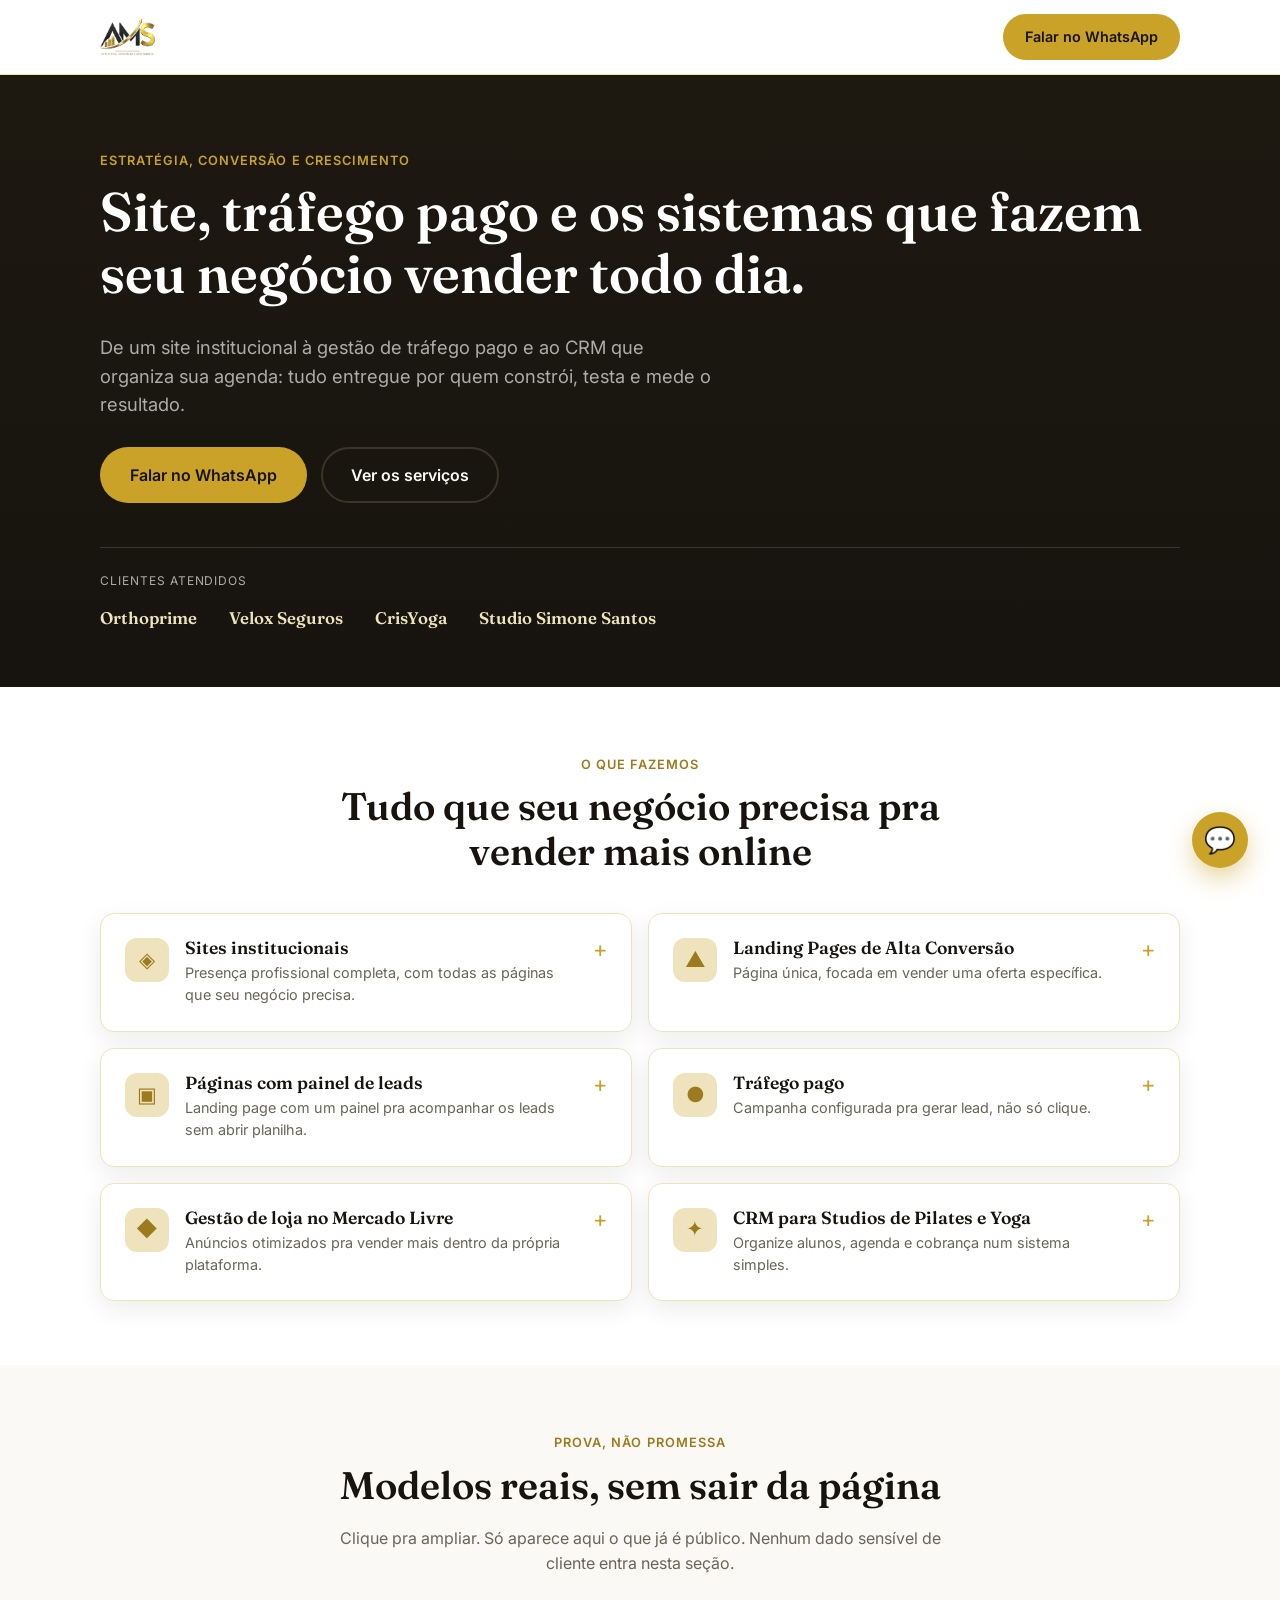
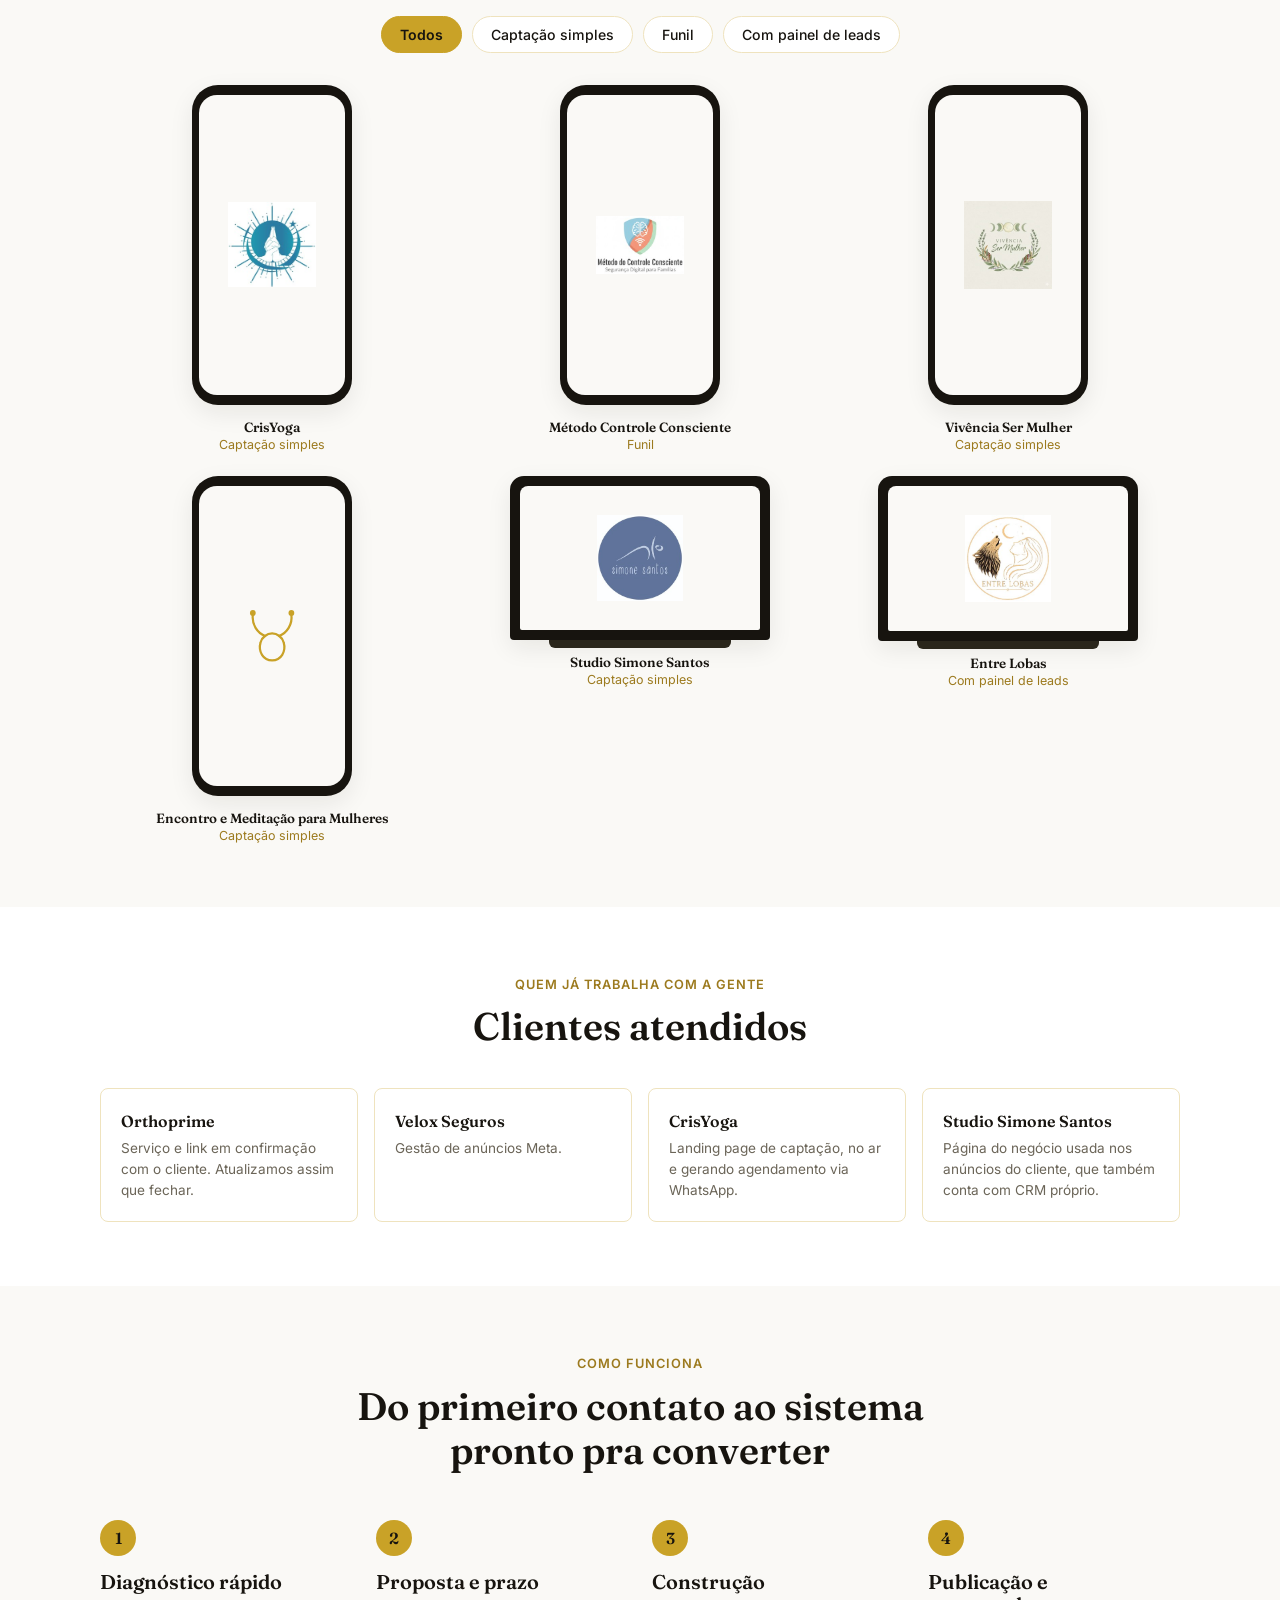
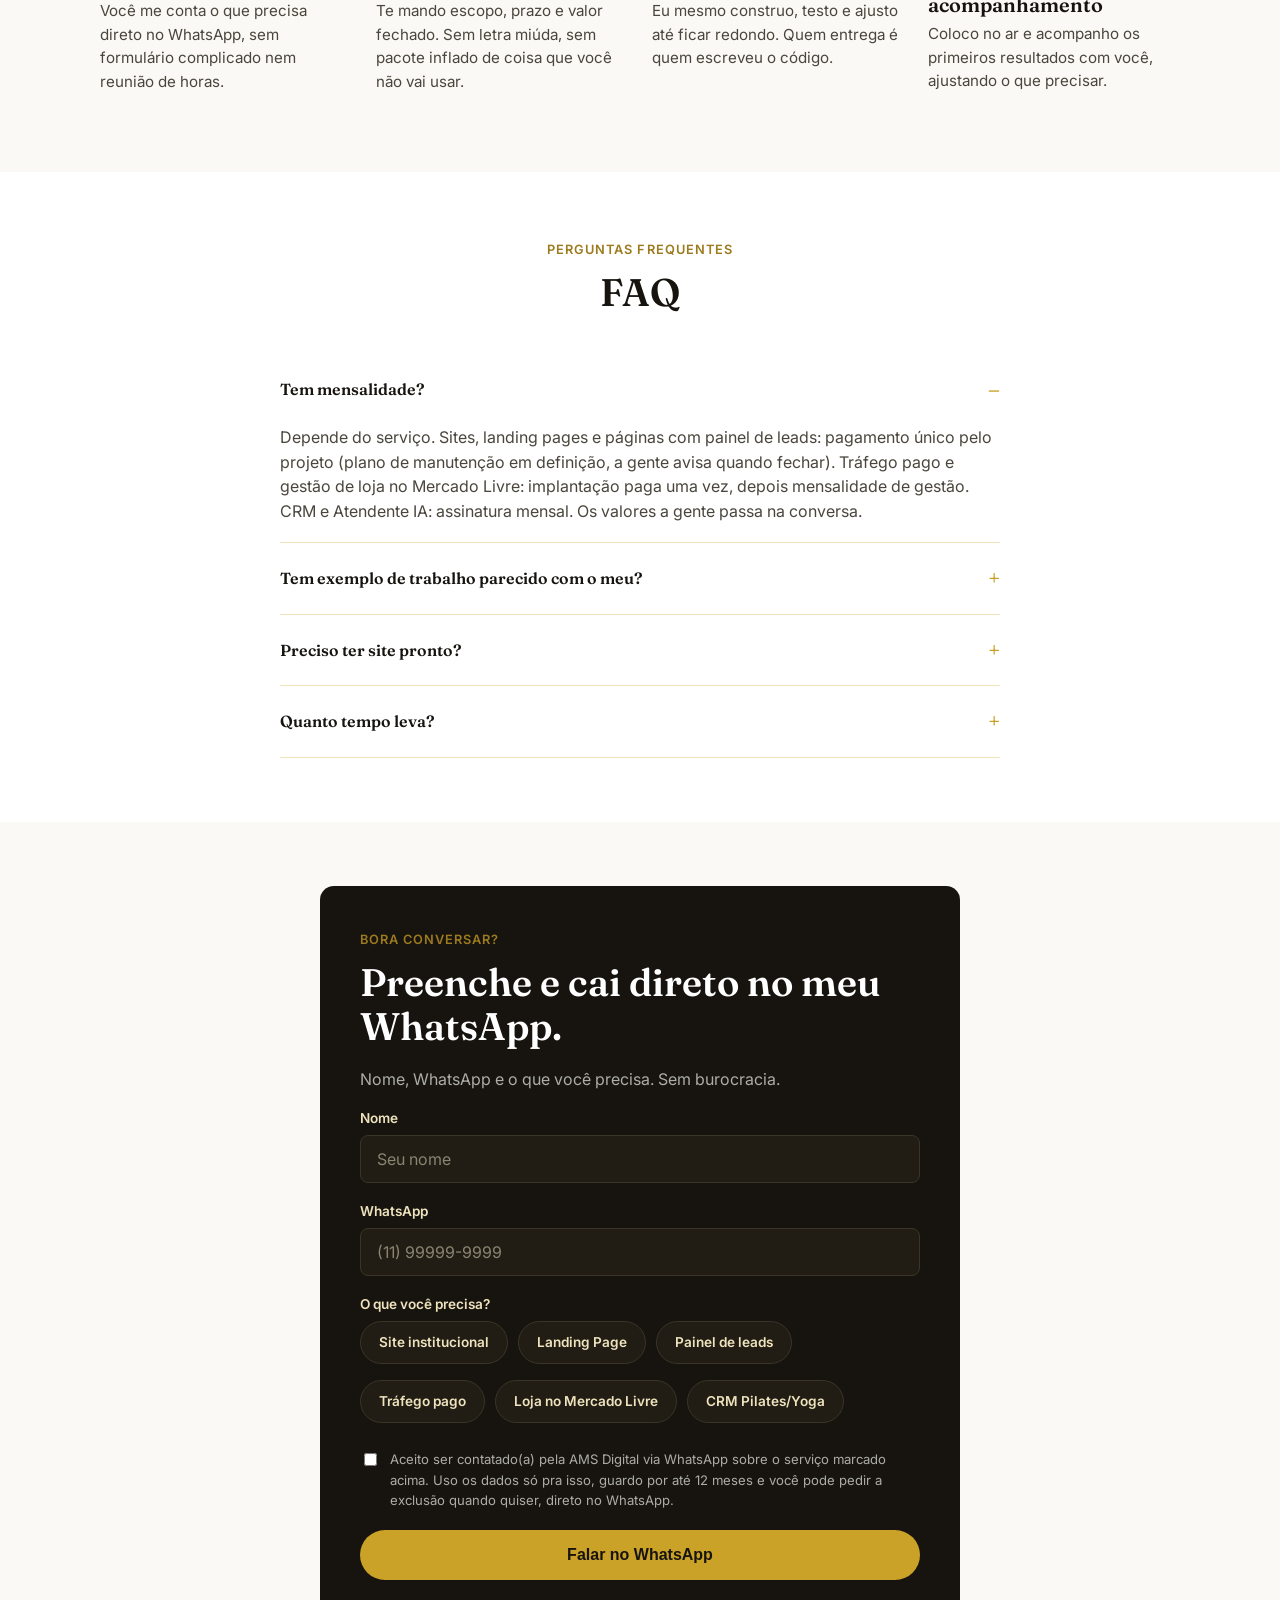
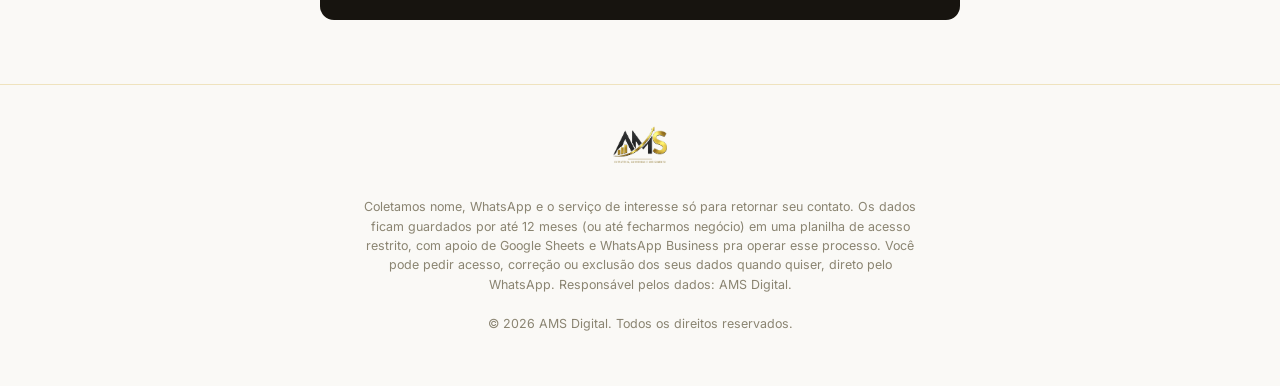
<file: index.html>
<!DOCTYPE html>
<!-- build: refacao-institucional-2026-11-19 -->
<html lang="pt-BR">
<head>
<meta charset="UTF-8">
<meta name="viewport" content="width=device-width, initial-scale=1.0">
<title>AMS Digital — Sites, Tráfego Pago e Sistemas que Vendem por Você</title>
<meta name="description" content="Sites institucionais, landing pages, tráfego pago, gestão de loja no Mercado Livre e CRM para studios. Tudo entregue por quem constrói, testa e mede o resultado.">

<!-- Open Graph — metadata completa (imagem, dados estruturados) fica pendente no item SEO -->
<meta property="og:type" content="website">
<meta property="og:title" content="AMS Digital — Estratégia, conversão e crescimento">
<meta property="og:description" content="Site, tráfego pago e os sistemas que fazem seu negócio vender todo dia. Fale agora no WhatsApp.">
<meta property="og:locale" content="pt_BR">

<link rel="preconnect" href="https://fonts.googleapis.com">
<link rel="preconnect" href="https://fonts.gstatic.com" crossorigin>
<link href="https://fonts.googleapis.com/css2?family=Fraunces:opsz,wght@9..144,500;9..144,600;9..144,700&family=Inter:wght@400;500;600;700&display=swap" rel="stylesheet">

<link rel="stylesheet" href="css/styles.css">

<!-- CONFIGURAÇÃO — editar em js/config.js antes de publicar -->
<script src="js/config.js"></script>
</head>
<body>

<header class="header">
  <div class="container">
    <a href="#hero" class="logo">
      <img src="assets/logo/ams-mkt-digital.png" alt="AMS Digital" class="logo-img">
    </a>
    <a href="#formulario" class="btn btn-primary" data-cta="nav">Falar no WhatsApp</a>
  </div>
</header>

<section class="hero" id="hero">
  <div class="container">
    <span class="eyebrow">Estratégia, conversão e crescimento</span>
    <h1>Site, tráfego pago e os sistemas que fazem seu negócio vender todo dia.</h1>
    <p class="lead">De um site institucional à gestão de tráfego pago e ao CRM que organiza sua agenda: tudo entregue por quem constrói, testa e mede o resultado.</p>
    <div class="hero-ctas">
      <a href="#formulario" class="btn btn-primary" data-cta="hero-principal">Falar no WhatsApp</a>
      <a href="#servicos" class="btn btn-ghost btn-ghost--dark">Ver os serviços</a>
    </div>
    <div class="clients-strip">
      <span class="clients-strip__label">Clientes atendidos</span>
      <div class="clients-strip__row">
        <!-- Orthoprime e Velox Seguros: sem arquivo de logo ainda, usando wordmark até a Lori receber o material -->
        <span class="clients-strip__item">Orthoprime</span>
        <span class="clients-strip__item">Velox Seguros</span>
        <span class="clients-strip__item">CrisYoga</span>
        <span class="clients-strip__item">Studio Simone Santos</span>
      </div>
    </div>
  </div>
</section>

<section class="section" id="servicos">
  <div class="container">
    <div class="center max-w-prose section-intro">
      <span class="eyebrow">O que fazemos</span>
      <h2>Tudo que seu negócio precisa pra vender mais online</h2>
    </div>

    <div class="services-grid">
      <details class="service-card">
        <summary class="service-card__summary" data-cta="servico-card-click" data-servico-nome="Sites institucionais">
          <div class="service-card__icon">◈</div>
          <div class="service-card__head">
            <h3>Sites institucionais</h3>
            <p class="service-card__teaser">Presença profissional completa, com todas as páginas que seu negócio precisa.</p>
          </div>
          <span class="service-card__chevron" aria-hidden="true">+</span>
        </summary>
        <div class="service-card__panel">
          <dl class="service-card__facts">
            <div><dt>O que entrega</dt><dd>Site com todas as páginas do seu negócio (sobre, serviços, contato), hospedagem rápida e formulário direto pro WhatsApp.</dd></div>
            <div><dt>Pra quem serve</dt><dd>Clínicas, escritórios e prestadores de serviço que precisam de presença séria online, não só uma página única.</dd></div>
            <div><dt>Prazo médio</dt><dd>10 a 15 dias úteis, depois que o conteúdo e as fotos estiverem prontos.</dd></div>
          </dl>
          <a href="#formulario" class="btn btn-primary" data-cta="servico-cta" data-servico="Site institucional">Quero meu site institucional</a>
        </div>
      </details>

      <details class="service-card">
        <summary class="service-card__summary" data-cta="servico-card-click" data-servico-nome="Landing Pages de Alta Conversão">
          <div class="service-card__icon">▲</div>
          <div class="service-card__head">
            <h3>Landing Pages de Alta Conversão</h3>
            <p class="service-card__teaser">Página única, focada em vender uma oferta específica.</p>
          </div>
          <span class="service-card__chevron" aria-hidden="true">+</span>
        </summary>
        <div class="service-card__panel">
          <dl class="service-card__facts">
            <div><dt>O que entrega</dt><dd>Página pensada em CRO, com formulário direto pro WhatsApp e rastreamento de origem de cada lead. Pronta pra receber tráfego orgânico (SEO) e tráfego pago (Google, Meta, TikTok) desde o primeiro dia.</dd></div>
            <div><dt>Pra quem serve</dt><dd>Quem já tem uma oferta definida e precisa de uma página rápida pra rodar campanha ou divulgar um lançamento.</dd></div>
            <div><dt>Prazo médio</dt><dd>5 a 7 dias úteis.</dd></div>
          </dl>
          <a href="#formulario" class="btn btn-primary" data-cta="servico-cta" data-servico="Landing Page de Alta Conversão">Quero minha landing page</a>
        </div>
      </details>

      <details class="service-card">
        <summary class="service-card__summary" data-cta="servico-card-click" data-servico-nome="Páginas com painel de leads">
          <div class="service-card__icon">▣</div>
          <div class="service-card__head">
            <h3>Páginas com painel de leads</h3>
            <p class="service-card__teaser">Landing page com um painel pra acompanhar os leads sem abrir planilha.</p>
          </div>
          <span class="service-card__chevron" aria-hidden="true">+</span>
        </summary>
        <div class="service-card__panel">
          <dl class="service-card__facts">
            <div><dt>O que entrega</dt><dd>Landing page normal, mais um painel simples e de acesso restrito, onde você vê cada lead que caiu no formulário, com origem e campanha.</dd></div>
            <div><dt>Pra quem serve</dt><dd>Quem já roda tráfego pago e quer ver os leads chegando sem depender de outra ferramenta.</dd></div>
            <div><dt>Prazo médio</dt><dd>10 dias úteis.</dd></div>
          </dl>
          <a href="#formulario" class="btn btn-primary" data-cta="servico-cta" data-servico="Página com painel de leads">Quero painel de leads</a>
        </div>
      </details>

      <details class="service-card">
        <summary class="service-card__summary" data-cta="servico-card-click" data-servico-nome="Tráfego pago">
          <div class="service-card__icon">●</div>
          <div class="service-card__head">
            <h3>Tráfego pago</h3>
            <p class="service-card__teaser">Campanha configurada pra gerar lead, não só clique.</p>
          </div>
          <span class="service-card__chevron" aria-hidden="true">+</span>
        </summary>
        <div class="service-card__panel">
          <dl class="service-card__facts">
            <div><dt>O que entrega</dt><dd>Configuração e gestão de Meta Ads e Google Ads: pixel e conversões instalados certo, segmentação alinhada com a sua página, acompanhamento semanal de verba.</dd></div>
            <div><dt>Pra quem serve</dt><dd>Quem já tem uma página (nossa ou própria) e quer resultado de verdade, sem contrato de fidelidade nem relatório genérico.</dd></div>
            <div><dt>Prazo médio</dt><dd>Implantação em até 5 dias úteis, depois gestão contínua.</dd></div>
          </dl>
          <a href="#formulario" class="btn btn-primary" data-cta="servico-cta" data-servico="Tráfego pago">Quero rodar tráfego pago</a>
        </div>
      </details>

      <details class="service-card">
        <summary class="service-card__summary" data-cta="servico-card-click" data-servico-nome="Gestão de loja no Mercado Livre">
          <div class="service-card__icon">◆</div>
          <div class="service-card__head">
            <h3>Gestão de loja no Mercado Livre</h3>
            <p class="service-card__teaser">Anúncios otimizados pra vender mais dentro da própria plataforma.</p>
          </div>
          <span class="service-card__chevron" aria-hidden="true">+</span>
        </summary>
        <div class="service-card__panel">
          <dl class="service-card__facts">
            <div><dt>O que entrega</dt><dd>Título, descrição, imagens e Product Ads ajustados em cada anúncio, com acompanhamento de métricas como ACOS e taxa de conversão.</dd></div>
            <div><dt>Pra quem serve</dt><dd>Quem já vende no Mercado Livre e quer melhorar a posição e a conversão dos anúncios sem aprender a plataforma sozinho.</dd></div>
            <div><dt>Prazo médio</dt><dd>Diagnóstico em até 5 dias úteis, depois gestão contínua.</dd></div>
          </dl>
          <a href="#formulario" class="btn btn-primary" data-cta="servico-cta" data-servico="Gestão de loja no Mercado Livre">Quero organizar minha loja</a>
        </div>
      </details>

      <details class="service-card">
        <summary class="service-card__summary" data-cta="servico-card-click" data-servico-nome="CRM para Studios de Pilates e Yoga">
          <div class="service-card__icon">✦</div>
          <div class="service-card__head">
            <h3>CRM para Studios de Pilates e Yoga</h3>
            <p class="service-card__teaser">Organize alunos, agenda e cobrança num sistema simples.</p>
          </div>
          <span class="service-card__chevron" aria-hidden="true">+</span>
        </summary>
        <div class="service-card__panel">
          <dl class="service-card__facts">
            <div><dt>O que entrega</dt><dd>Sistema de gestão de alunos, chamada, agenda e cobrança, feito pra studio pequeno, sem a complexidade nem o preço de um sistema enterprise.</dd></div>
            <div><dt>Pra quem serve</dt><dd>Studios de Pilates e Yoga que ainda organizam tudo em planilha ou papel.</dd></div>
            <div><dt>Prazo médio</dt><dd>Depende de quantos dados você já tem organizados. A gente vê isso numa conversa.</dd></div>
          </dl>
          <a href="crm-studios/" class="btn btn-primary" data-cta="crm-saiba-mais">Saiba mais</a>
        </div>
      </details>
    </div>
  </div>
</section>

<section class="section section--off" id="modelos">
  <div class="container">
    <div class="center max-w-prose section-intro">
      <span class="eyebrow">Prova, não promessa</span>
      <h2>Modelos reais, sem sair da página</h2>
      <p class="section-note">Clique pra ampliar. Só aparece aqui o que já é público. Nenhum dado sensível de cliente entra nesta seção.</p>
    </div>

    <div class="gallery-filters" id="gallery-filters" role="group" aria-label="Filtrar modelos">
      <button type="button" class="filter-pill is-active" data-filter="todos">Todos</button>
      <button type="button" class="filter-pill" data-filter="captacao">Captação simples</button>
      <button type="button" class="filter-pill" data-filter="funil">Funil</button>
      <button type="button" class="filter-pill" data-filter="painel">Com painel de leads</button>
    </div>

    <div class="gallery-grid" id="gallery-grid">
      <button type="button" class="model-card" data-category="captacao" data-cta="modelo-ampliar" data-modelo="CrisYoga">
        <div class="device-frame device-frame--phone">
          <!-- TODO: trocar pelo screenshot real da página quando disponível -->
          <div class="device-frame__placeholder">
            <img src="assets/clients/crisyoga.jpg" alt="" loading="lazy">
          </div>
        </div>
        <span class="model-card__name">CrisYoga</span>
        <span class="model-card__tag">Captação simples</span>
      </button>

      <button type="button" class="model-card" data-category="funil" data-cta="modelo-ampliar" data-modelo="Método Controle Consciente">
        <div class="device-frame device-frame--phone">
          <div class="device-frame__placeholder">
            <img src="assets/clients/metodo-consciente.jpg" alt="" loading="lazy">
          </div>
        </div>
        <span class="model-card__name">Método Controle Consciente</span>
        <span class="model-card__tag">Funil</span>
      </button>

      <button type="button" class="model-card" data-category="captacao" data-cta="modelo-ampliar" data-modelo="Vivência Ser Mulher">
        <div class="device-frame device-frame--phone">
          <div class="device-frame__placeholder">
            <img src="assets/clients/ser-mulher.jpg" alt="" loading="lazy">
          </div>
        </div>
        <span class="model-card__name">Vivência Ser Mulher</span>
        <span class="model-card__tag">Captação simples</span>
      </button>

      <button type="button" class="model-card" data-category="captacao" data-cta="modelo-ampliar" data-modelo="Encontro e Meditação para Mulheres">
        <div class="device-frame device-frame--phone">
          <div class="device-frame__placeholder device-frame__placeholder--icon">
            <svg viewBox="0 0 100 100" fill="none" xmlns="http://www.w3.org/2000/svg" aria-hidden="true">
              <path d="M50 88C36 88 28 74 32 60C34 52 42 46 50 46C58 46 66 52 68 60C72 74 64 88 50 88Z" stroke="#C9A227" stroke-width="3.5" stroke-linecap="round" stroke-linejoin="round"/>
              <path d="M39 50C27 45 18 32 20 17" stroke="#C9A227" stroke-width="3.5" stroke-linecap="round"/>
              <path d="M61 50C73 45 82 32 80 17" stroke="#C9A227" stroke-width="3.5" stroke-linecap="round"/>
              <circle cx="20" cy="14" r="4.5" fill="#C9A227"/>
              <circle cx="80" cy="14" r="4.5" fill="#C9A227"/>
            </svg>
          </div>
        </div>
        <span class="model-card__name">Encontro e Meditação para Mulheres</span>
        <span class="model-card__tag">Captação simples</span>
      </button>

      <button type="button" class="model-card" data-category="captacao" data-cta="modelo-ampliar" data-modelo="Studio Simone Santos">
        <div class="device-frame device-frame--laptop">
          <div class="device-frame__placeholder">
            <img src="assets/clients/simone-santos.jpg" alt="" loading="lazy">
          </div>
        </div>
        <span class="model-card__name">Studio Simone Santos</span>
        <span class="model-card__tag">Captação simples</span>
      </button>

      <button type="button" class="model-card" data-category="painel" data-cta="modelo-ampliar" data-modelo="Entre Lobas">
        <div class="device-frame device-frame--laptop">
          <div class="device-frame__placeholder">
            <img src="assets/clients/entre-lobas.jpg" alt="" loading="lazy">
          </div>
        </div>
        <span class="model-card__name">Entre Lobas</span>
        <span class="model-card__tag">Com painel de leads</span>
      </button>
    </div>
  </div>
</section>

<dialog id="model-modal" class="model-modal">
  <button type="button" class="model-modal__close" id="model-modal-close" aria-label="Fechar">×</button>
  <div class="model-modal__body">
    <div id="model-modal-frame"></div>
    <h3 id="model-modal-title"></h3>
    <p id="model-modal-note" class="section-note">Prévia completa em breve. Enquanto isso, visite a página real:</p>
    <a id="model-modal-link" href="#" target="_blank" rel="noopener" class="btn btn-ghost">Visitar página real</a>
  </div>
</dialog>

<section class="section" id="clientes">
  <div class="container">
    <div class="center max-w-prose section-intro">
      <span class="eyebrow">Quem já trabalha com a gente</span>
      <h2>Clientes atendidos</h2>
    </div>
    <div class="client-cards">
      <div class="client-card">
        <span class="client-card__name">Orthoprime</span>
        <p class="client-card__desc">Serviço e link em confirmação com o cliente. Atualizamos assim que fechar.</p>
      </div>
      <div class="client-card">
        <span class="client-card__name">Velox Seguros</span>
        <p class="client-card__desc">Gestão de anúncios Meta.</p>
      </div>
      <a class="client-card client-card--link" href="https://www.crisyoga.com.br/" target="_blank" rel="noopener" data-cta="cliente-crisyoga">
        <span class="client-card__name">CrisYoga</span>
        <p class="client-card__desc">Landing page de captação, no ar e gerando agendamento via WhatsApp.</p>
      </a>
      <a class="client-card client-card--link" href="http://studiosimonesantos.com.br" target="_blank" rel="noopener" data-cta="cliente-simonesantos">
        <span class="client-card__name">Studio Simone Santos</span>
        <p class="client-card__desc">Página do negócio usada nos anúncios do cliente, que também conta com CRM próprio.</p>
      </a>
    </div>
  </div>
</section>

<section class="section section--off">
  <div class="container">
    <div class="center max-w-prose section-intro">
      <span class="eyebrow">Como funciona</span>
      <h2>Do primeiro contato ao sistema pronto pra converter</h2>
    </div>
    <div class="steps">
      <div class="step">
        <h3>Diagnóstico rápido</h3>
        <p>Você me conta o que precisa direto no WhatsApp, sem formulário complicado nem reunião de horas.</p>
      </div>
      <div class="step">
        <h3>Proposta e prazo</h3>
        <p>Te mando escopo, prazo e valor fechado. Sem letra miúda, sem pacote inflado de coisa que você não vai usar.</p>
      </div>
      <div class="step">
        <h3>Construção</h3>
        <p>Eu mesmo construo, testo e ajusto até ficar redondo. Quem entrega é quem escreveu o código.</p>
      </div>
      <div class="step">
        <h3>Publicação e acompanhamento</h3>
        <p>Coloco no ar e acompanho os primeiros resultados com você, ajustando o que precisar.</p>
      </div>
    </div>
  </div>
</section>

<section class="section">
  <div class="container">
    <div class="center max-w-prose section-intro">
      <span class="eyebrow">Perguntas frequentes</span>
      <h2>FAQ</h2>
    </div>
    <div class="narrow-list">
      <details class="faq-item" open>
        <summary>Tem mensalidade?</summary>
        <p>Depende do serviço. Sites, landing pages e páginas com painel de leads: pagamento único pelo projeto (plano de manutenção em definição, a gente avisa quando fechar). Tráfego pago e gestão de loja no Mercado Livre: implantação paga uma vez, depois mensalidade de gestão. CRM e Atendente IA: assinatura mensal. Os valores a gente passa na conversa.</p>
      </details>
      <details class="faq-item">
        <summary>Tem exemplo de trabalho parecido com o meu?</summary>
        <p>Cada projeto é único. Antes de começar, estudamos o material e o negócio do cliente pra construir a experiência certa, não um modelo genérico. Ainda assim, dá pra ver nosso trabalho aplicado a nichos diferentes na seção "Modelos reais" acima.</p>
      </details>
      <details class="faq-item">
        <summary>Preciso ter site pronto?</summary>
        <p>Não. A maioria dos clientes começa do zero: cuidamos da estrutura, do texto e da publicação. Você só aprova o conteúdo.</p>
      </details>
      <details class="faq-item">
        <summary>Quanto tempo leva?</summary>
        <p>Depende do serviço. Os prazos médios estão em cada card da seção "O que fazemos" acima. No geral, landing pages e tráfego pago saem mais rápido; sites institucionais e CRM dependem de quanto conteúdo ou dado você já tem organizado.</p>
      </details>
    </div>
  </div>
</section>

<section class="section section--off" id="formulario">
  <div class="container">
    <div class="form-wrap">
      <span class="eyebrow">Bora conversar?</span>
      <h2>Preenche e cai direto no meu WhatsApp.</h2>
      <p class="lead">Nome, WhatsApp e o que você precisa. Sem burocracia.</p>

      <form id="lead-form" novalidate>
        <div class="field">
          <label for="nome">Nome</label>
          <input type="text" id="nome" name="nome" placeholder="Seu nome" autocomplete="name" required>
        </div>
        <div class="field">
          <label for="whatsapp">WhatsApp</label>
          <input type="tel" id="whatsapp" name="whatsapp" placeholder="(11) 99999-9999" autocomplete="tel" required>
        </div>
        <div class="field">
          <label>O que você precisa?</label>
          <div class="radio-group" id="servico-group">
            <label class="radio-pill" data-value="Site institucional">
              <input type="radio" name="servico" value="Site institucional" class="sr-only-input">
              Site institucional
            </label>
            <label class="radio-pill" data-value="Landing Page de Alta Conversão">
              <input type="radio" name="servico" value="Landing Page de Alta Conversão" class="sr-only-input">
              Landing Page
            </label>
            <label class="radio-pill" data-value="Página com painel de leads">
              <input type="radio" name="servico" value="Página com painel de leads" class="sr-only-input">
              Painel de leads
            </label>
            <label class="radio-pill" data-value="Tráfego pago">
              <input type="radio" name="servico" value="Tráfego pago" class="sr-only-input">
              Tráfego pago
            </label>
            <label class="radio-pill" data-value="Gestão de loja no Mercado Livre">
              <input type="radio" name="servico" value="Gestão de loja no Mercado Livre" class="sr-only-input">
              Loja no Mercado Livre
            </label>
            <label class="radio-pill" data-value="CRM para Studios de Pilates e Yoga">
              <input type="radio" name="servico" value="CRM para Studios de Pilates e Yoga" class="sr-only-input">
              CRM Pilates/Yoga
            </label>
          </div>
        </div>
        <label class="consent">
          <input type="checkbox" name="consentimento" required>
          <span>Aceito ser contatado(a) pela AMS Digital via WhatsApp sobre o serviço marcado acima. Uso os dados só pra isso, guardo por até 12 meses e você pode pedir a exclusão quando quiser, direto no WhatsApp.</span>
        </label>
        <button type="submit" class="btn btn-primary btn-block" id="submit-btn" data-cta="form-submit">Falar no WhatsApp</button>
      </form>

      <div class="form-success" id="form-success">
        <div class="icon">✅</div>
        <h3>Prontinho!</h3>
        <p>Já vamos te chamar no WhatsApp.</p>
      </div>
    </div>
  </div>
</section>

<footer class="footer">
  <div class="container">
    <a href="#hero" class="logo">
      <img src="assets/logo/ams-mkt-digital.png" alt="AMS Digital" class="logo-img">
    </a>
    <div class="footer-social">
      <a href="#" id="instagram-link" target="_blank" rel="noopener" aria-label="Instagram" hidden>IG</a>
      <a href="#" id="linkedin-link" target="_blank" rel="noopener" aria-label="LinkedIn" hidden>in</a>
    </div>
    <p class="footer-legal">
      Coletamos nome, WhatsApp e o serviço de interesse só para retornar seu contato. Os dados ficam guardados por até 12 meses
      (ou até fecharmos negócio) em uma planilha de acesso restrito, com apoio de Google Sheets e WhatsApp Business pra operar
      esse processo. Você pode pedir acesso, correção ou exclusão dos seus dados quando quiser, direto pelo WhatsApp.
      Responsável pelos dados: AMS Digital.
    </p>
    <p class="footer-copyright">© <span id="copyright-year">2026</span> AMS Digital. Todos os direitos reservados.</p>
  </div>
</footer>

<a class="wa-float js-wa-generico" id="wa-float" href="#" target="_blank" rel="noopener" aria-label="Falar no WhatsApp" data-cta="float">💬</a>

<script src="js/main.js"></script>
</body>
</html>
</file>
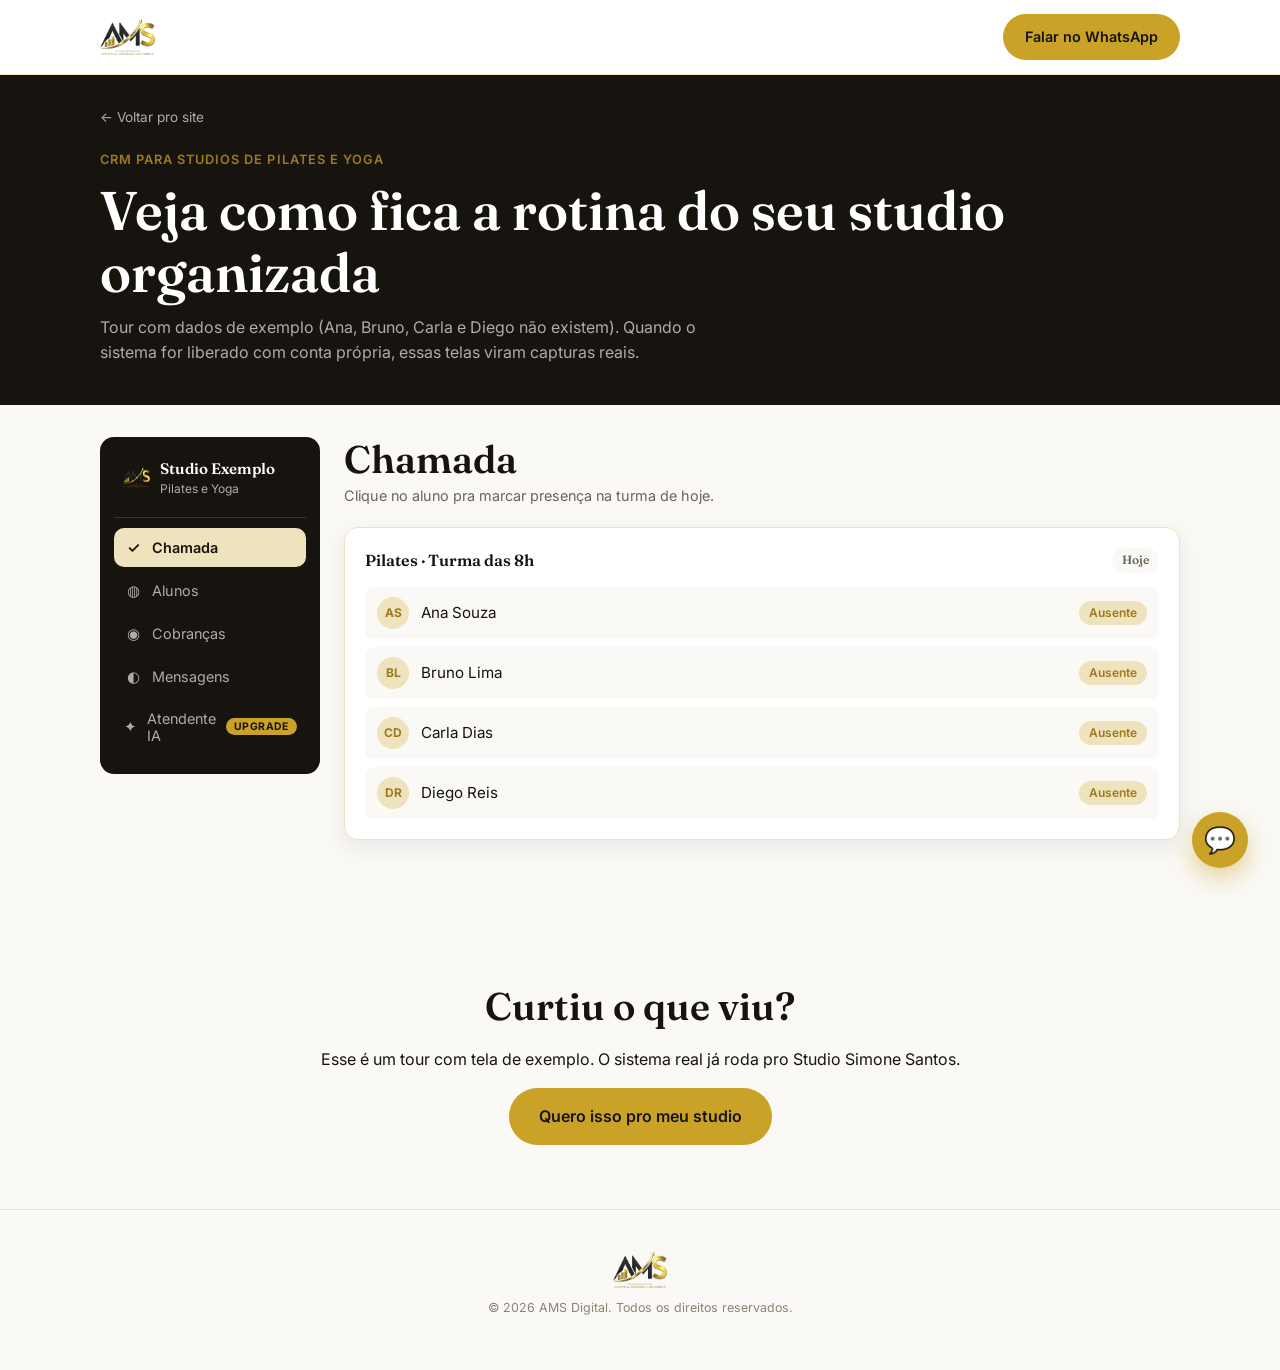
<file: crm-studios/index.html>
<!DOCTYPE html>
<!-- build: refacao-institucional-2026-11-19 -->
<!-- Tour em réplica HTML/CSS/JS, com dados inventados. Sem Supabase, sem conta
     demo, sem login. Estilo visual inspirado no MVP real (crm-studio-simone-santos),
     na paleta dourado/grafite da AMS. Nunca usar dado do Studio Simone Santos. -->
<html lang="pt-BR">
<head>
<meta charset="UTF-8">
<meta name="viewport" content="width=device-width, initial-scale=1.0">
<meta name="robots" content="noindex, nofollow">
<title>Tour do CRM para Studios — AMS Digital</title>
<meta name="description" content="Veja como funciona o CRM para studios de Pilates e Yoga: chamada, alunos, cobranças e mensagens, com dados de exemplo.">

<link rel="preconnect" href="https://fonts.googleapis.com">
<link rel="preconnect" href="https://fonts.gstatic.com" crossorigin>
<link href="https://fonts.googleapis.com/css2?family=Fraunces:opsz,wght@9..144,500;9..144,600;9..144,700&family=Inter:wght@400;500;600;700&display=swap" rel="stylesheet">

<link rel="stylesheet" href="../css/styles.css">
<link rel="stylesheet" href="style.css">

<script src="../js/config.js"></script>
</head>
<body>

<header class="header">
  <div class="container">
    <a href="../" class="logo">
      <img src="../assets/logo/ams-mkt-digital.png" alt="AMS Digital" class="logo-img">
    </a>
    <a href="../#formulario" class="btn btn-primary" data-cta="nav">Falar no WhatsApp</a>
  </div>
</header>

<section class="crm-intro">
  <div class="container">
    <a href="../#servicos" class="crm-intro__back">← Voltar pro site</a>
    <span class="eyebrow">CRM para Studios de Pilates e Yoga</span>
    <h1>Veja como fica a rotina do seu studio organizada</h1>
    <p class="lead-light">Tour com dados de exemplo (Ana, Bruno, Carla e Diego não existem). Quando o sistema for liberado com conta própria, essas telas viram capturas reais.</p>
  </div>
</section>

<section class="crm-tour">
  <div class="crm-tour__shell">
    <!-- Sidebar — desktop -->
    <aside class="crm-sidebar">
      <div class="crm-sidebar__brand">
        <img src="../assets/logo/ams-mkt-digital.png" alt="" class="crm-sidebar__mark">
        <div>
          <p class="crm-sidebar__studio">Studio Exemplo</p>
          <p class="crm-sidebar__sub">Pilates e Yoga</p>
        </div>
      </div>
      <nav class="crm-nav" id="crm-nav">
        <button type="button" class="crm-nav__item is-active" data-tab="chamada" data-cta="crm-tab">
          <span class="crm-nav__icon">✓</span> Chamada
        </button>
        <button type="button" class="crm-nav__item" data-tab="alunos" data-cta="crm-tab">
          <span class="crm-nav__icon">◍</span> Alunos
        </button>
        <button type="button" class="crm-nav__item" data-tab="cobrancas" data-cta="crm-tab">
          <span class="crm-nav__icon">◉</span> Cobranças
        </button>
        <button type="button" class="crm-nav__item" data-tab="mensagens" data-cta="crm-tab">
          <span class="crm-nav__icon">◐</span> Mensagens
        </button>
        <button type="button" class="crm-nav__item crm-nav__item--upgrade" data-tab="atendente" data-cta="crm-tab">
          <span class="crm-nav__icon">✦</span> Atendente IA
          <span class="crm-badge">Upgrade</span>
        </button>
      </nav>
    </aside>

    <!-- Top bar — mobile -->
    <div class="crm-topbar">
      <select id="crm-tab-select" class="crm-tab-select" aria-label="Escolher aba">
        <option value="chamada">Chamada</option>
        <option value="alunos">Alunos</option>
        <option value="cobrancas">Cobranças</option>
        <option value="mensagens">Mensagens</option>
        <option value="atendente">Atendente IA (Upgrade)</option>
      </select>
    </div>

    <main class="crm-main">
      <!-- ---------- CHAMADA ---------- -->
      <div class="crm-panel is-active" data-panel="chamada">
        <h2>Chamada</h2>
        <p class="crm-panel__hint">Clique no aluno pra marcar presença na turma de hoje.</p>
        <div class="crm-card">
          <div class="crm-card__header">
            <span>Pilates · Turma das 8h</span>
            <span class="crm-pill crm-pill--muted">Hoje</span>
          </div>
          <ul class="crm-roll" id="crm-roll">
            <li class="crm-roll__item" data-presente="false">
              <span class="crm-roll__avatar">AS</span>
              <span class="crm-roll__name">Ana Souza</span>
              <span class="crm-roll__status crm-pill crm-pill--pending">Ausente</span>
            </li>
            <li class="crm-roll__item" data-presente="false">
              <span class="crm-roll__avatar">BL</span>
              <span class="crm-roll__name">Bruno Lima</span>
              <span class="crm-roll__status crm-pill crm-pill--pending">Ausente</span>
            </li>
            <li class="crm-roll__item" data-presente="false">
              <span class="crm-roll__avatar">CD</span>
              <span class="crm-roll__name">Carla Dias</span>
              <span class="crm-roll__status crm-pill crm-pill--pending">Ausente</span>
            </li>
            <li class="crm-roll__item" data-presente="false">
              <span class="crm-roll__avatar">DR</span>
              <span class="crm-roll__name">Diego Reis</span>
              <span class="crm-roll__status crm-pill crm-pill--pending">Ausente</span>
            </li>
          </ul>
        </div>
      </div>

      <!-- ---------- ALUNOS ---------- -->
      <div class="crm-panel" data-panel="alunos">
        <h2>Alunos</h2>
        <p class="crm-panel__hint">Cadastro simples: modalidade, plano e contato de cada aluno.</p>
        <div class="crm-table-wrap">
          <table class="crm-table">
            <thead>
              <tr><th>Aluno</th><th>Modalidade</th><th>Plano</th><th>Status</th></tr>
            </thead>
            <tbody>
              <tr><td>Ana Souza</td><td>Pilates</td><td>3x/semana</td><td><span class="crm-pill crm-pill--ok">Ativo</span></td></tr>
              <tr><td>Bruno Lima</td><td>Yoga</td><td>2x/semana</td><td><span class="crm-pill crm-pill--ok">Ativo</span></td></tr>
              <tr><td>Carla Dias</td><td>Pilates</td><td>Avulso</td><td><span class="crm-pill crm-pill--ok">Ativo</span></td></tr>
              <tr><td>Diego Reis</td><td>Yoga</td><td>3x/semana</td><td><span class="crm-pill crm-pill--pending">Trancado</span></td></tr>
            </tbody>
          </table>
        </div>
      </div>

      <!-- ---------- COBRANÇAS ---------- -->
      <div class="crm-panel" data-panel="cobrancas">
        <h2>Cobranças</h2>
        <p class="crm-panel__hint">Exemplo de cobrança por Pix, direto pro aluno.</p>
        <div class="crm-card">
          <ul class="crm-billing" id="crm-billing">
            <li class="crm-billing__item">
              <div>
                <p class="crm-billing__name">Ana Souza</p>
                <p class="crm-billing__desc">Mensalidade Pilates · Nov/2026</p>
              </div>
              <span class="crm-pill crm-pill--ok">Pago</span>
            </li>
            <li class="crm-billing__item">
              <div>
                <p class="crm-billing__name">Bruno Lima</p>
                <p class="crm-billing__desc">Mensalidade Yoga · Nov/2026</p>
              </div>
              <button type="button" class="crm-btn-pix" data-cta="crm-pix-cobrar">Cobrar via Pix</button>
            </li>
            <li class="crm-billing__item">
              <div>
                <p class="crm-billing__name">Diego Reis</p>
                <p class="crm-billing__desc">Mensalidade Yoga · Out/2026</p>
              </div>
              <span class="crm-pill crm-pill--late">Atrasado</span>
            </li>
          </ul>
        </div>
      </div>

      <!-- ---------- MENSAGENS ---------- -->
      <div class="crm-panel" data-panel="mensagens">
        <h2>Mensagens</h2>
        <p class="crm-panel__hint">Modelo de confirmação de aula, pronto pra enviar.</p>
        <div class="crm-card crm-template">
          <p class="crm-template__label">Modelo · Confirmação de aula</p>
          <p class="crm-template__text">"Oi, Carla! Confirmando sua aula de Pilates hoje às 8h. Qualquer imprevisto, me avisa por aqui 🙂"</p>
        </div>
        <div class="crm-card">
          <ul class="crm-billing">
            <li class="crm-billing__item">
              <div><p class="crm-billing__name">Carla Dias</p><p class="crm-billing__desc">Confirmação de aula · hoje, 07:10</p></div>
              <span class="crm-pill crm-pill--ok">Enviado</span>
            </li>
            <li class="crm-billing__item">
              <div><p class="crm-billing__name">Ana Souza</p><p class="crm-billing__desc">Confirmação de aula · hoje, 07:10</p></div>
              <span class="crm-pill crm-pill--ok">Enviado</span>
            </li>
          </ul>
        </div>
      </div>

      <!-- ---------- ATENDENTE IA (upgrade) ---------- -->
      <div class="crm-panel" data-panel="atendente">
        <div class="crm-upgrade-banner">
          <span class="crm-badge">Upgrade</span>
          <p>O Atendente IA não faz parte do CRM. É um produto à parte: atendimento automático via WhatsApp, vendido sob consulta.</p>
        </div>
        <h2>Como fica a conversa</h2>
        <p class="crm-panel__hint">Simulação em HTML, sem IA de verdade rodando aqui.</p>
        <div class="crm-phone">
          <div class="crm-phone__chat" id="crm-chat"></div>
          <button type="button" class="btn btn-ghost crm-chat__replay" id="crm-chat-replay">Reiniciar simulação</button>
        </div>
      </div>
    </main>
  </div>
</section>

<section class="section section--off">
  <div class="container center">
    <h2>Curtiu o que viu?</h2>
    <p class="section-note">Esse é um tour com tela de exemplo. O sistema real já roda pro Studio Simone Santos.</p>
    <a href="../#formulario" class="btn btn-primary" data-cta="crm-cta-final" data-servico="CRM para Studios de Pilates e Yoga">Quero isso pro meu studio</a>
  </div>
</section>

<footer class="footer">
  <div class="container">
    <a href="../" class="logo">
      <img src="../assets/logo/ams-mkt-digital.png" alt="AMS Digital" class="logo-img">
    </a>
    <p class="footer-copyright">© <span id="copyright-year">2026</span> AMS Digital. Todos os direitos reservados.</p>
  </div>
</footer>

<a class="wa-float js-wa-generico" id="wa-float" href="#" target="_blank" rel="noopener" aria-label="Falar no WhatsApp" data-cta="float">💬</a>

<script src="../js/main.js"></script>
<script src="tour.js"></script>
</body>
</html>
</file>
<file: css/styles.css>
/* ==========================================================================
   AMS Digital — LP institucional
   Design tokens aprovados por Isla (item 3 do painel): dourado/champagne/
   prata sobre base neutra. Fraunces nos headlines, Inter no corpo/UI.
   ========================================================================== */

:root {
  --gold: #C9A227;
  --bronze: #9C7A1E;
  --champagne: #EFE3BE;
  --silver: #ACADA8;
  --off-white: #FAF9F6;
  --graphite: #17140F;
  --white: #FFFFFF;

  --font-display: "Fraunces", Georgia, serif;
  --font-body: "Inter", -apple-system, BlinkMacSystemFont, "Segoe UI", sans-serif;

  --radius: 14px;
  --radius-sm: 8px;
  --container: 1120px;
  --shadow-card: 0 8px 24px rgba(23, 20, 15, 0.08);
}

*, *::before, *::after { box-sizing: border-box; }
[hidden] { display: none !important; }

html { scroll-behavior: smooth; }

body {
  margin: 0;
  font-family: var(--font-body);
  color: var(--graphite);
  background: var(--white);
  line-height: 1.55;
  -webkit-font-smoothing: antialiased;
}

h1, h2, h3, h4 {
  font-family: var(--font-display);
  font-weight: 600;
  line-height: 1.15;
  margin: 0 0 0.5em;
}

h1 { font-size: clamp(2rem, 5vw + 1rem, 3.4rem); }
h2 { font-size: clamp(1.6rem, 3vw + 1rem, 2.4rem); }
h3 { font-size: 1.25rem; }

p { margin: 0 0 1em; }

a { color: inherit; }

img { max-width: 100%; display: block; }

.container {
  width: 100%;
  max-width: var(--container);
  margin: 0 auto;
  padding: 0 20px;
}

.section { padding: 64px 0; }
.section--tight { padding: 48px 0; }
.section--off { background: var(--off-white); }

.eyebrow {
  display: inline-block;
  font-size: 0.8rem;
  font-weight: 600;
  letter-spacing: 0.08em;
  text-transform: uppercase;
  color: var(--bronze);
  margin-bottom: 0.75em;
}

.center { text-align: center; }
.max-w-prose { max-width: 640px; margin-left: auto; margin-right: auto; }

.section-intro { margin-bottom: 40px; }
.section-intro--tight { margin-bottom: 24px; }
.section-intro .section-note { color: #6b6558; }

.narrow-list { max-width: 720px; margin: 0 auto; }
.sr-only-input { position: absolute; opacity: 0; }

/* ---------- Botões ---------- */
.btn {
  display: inline-flex;
  align-items: center;
  justify-content: center;
  gap: 8px;
  padding: 14px 28px;
  border-radius: 999px;
  font-weight: 600;
  font-size: 1rem;
  text-decoration: none;
  border: 2px solid transparent;
  cursor: pointer;
  transition: transform 0.15s ease, box-shadow 0.15s ease;
}

.btn:active { transform: scale(0.98); }

/* Texto grafite (não branco) sobre dourado — contraste WCAG AA, decisão do Design. */
.btn-primary {
  background: var(--gold);
  color: var(--graphite);
}
.btn-primary:hover { background: var(--bronze); }

.btn-ghost {
  background: transparent;
  border-color: var(--champagne);
  color: var(--graphite);
}
.btn-ghost:hover { border-color: var(--gold); }

.btn-ghost--dark {
  color: var(--off-white);
  border-color: #3a3527;
}
.btn-ghost--dark:hover { border-color: var(--gold); }

.btn-block { width: 100%; }

/* ---------- Header ---------- */
.header {
  position: sticky;
  top: 0;
  z-index: 40;
  background: rgba(255, 255, 255, 0.92);
  backdrop-filter: saturate(180%) blur(8px);
  border-bottom: 1px solid var(--champagne);
}

.header .container {
  display: flex;
  align-items: center;
  justify-content: space-between;
  padding-top: 14px;
  padding-bottom: 14px;
}

.logo {
  display: flex;
  align-items: center;
  gap: 10px;
  font-family: var(--font-display);
  font-weight: 600;
  font-size: 1.15rem;
  text-decoration: none;
  color: var(--graphite);
}

.logo .mark {
  width: 32px;
  height: 32px;
  border-radius: 8px;
}

.logo-img {
  height: 40px;
  width: auto;
}

.header .btn { padding: 10px 20px; font-size: 0.9rem; }

/* ---------- Hero (fundo escuro, destaque dourado) ---------- */
.hero {
  background: linear-gradient(180deg, #1d1911 0%, var(--graphite) 100%);
  color: var(--off-white);
  padding: 72px 0 56px;
}

.hero .eyebrow { color: var(--gold); }

.hero h1 { color: var(--white); }

.hero .lead {
  font-size: 1.15rem;
  color: var(--silver);
  max-width: 620px;
}

.hero-ctas {
  display: flex;
  flex-wrap: wrap;
  gap: 14px;
  margin-top: 28px;
}

.hero-proof {
  margin-top: 40px;
  display: flex;
  flex-wrap: wrap;
  gap: 24px;
  font-size: 0.85rem;
  color: var(--silver);
}

.hero-proof strong { color: var(--champagne); }

/* ---------- Faixa de clientes (hero) ---------- */
.clients-strip {
  margin-top: 44px;
  padding-top: 24px;
  border-top: 1px solid #3a3527;
}

.clients-strip__label {
  display: block;
  font-size: 0.75rem;
  letter-spacing: 0.08em;
  text-transform: uppercase;
  color: var(--silver);
  margin-bottom: 14px;
}

.clients-strip__row {
  display: flex;
  flex-wrap: wrap;
  gap: 20px 32px;
}

.clients-strip__item {
  font-family: var(--font-display);
  font-weight: 600;
  font-size: 1.05rem;
  color: var(--champagne);
}

/* ---------- Serviços (cards expansíveis) ---------- */
.services-grid {
  display: grid;
  gap: 16px;
  grid-template-columns: 1fr;
}

@media (min-width: 720px) {
  .services-grid { grid-template-columns: 1fr 1fr; }
}

.service-card {
  background: var(--white);
  border: 1px solid var(--champagne);
  border-radius: var(--radius);
  box-shadow: var(--shadow-card);
  overflow: hidden;
}

.service-card__summary {
  cursor: pointer;
  list-style: none;
  padding: 24px;
  display: flex;
  align-items: flex-start;
  gap: 16px;
}

.service-card__summary::-webkit-details-marker { display: none; }

.service-card__icon {
  flex-shrink: 0;
  width: 44px;
  height: 44px;
  border-radius: 12px;
  background: var(--champagne);
  color: var(--bronze);
  display: flex;
  align-items: center;
  justify-content: center;
  font-size: 1.3rem;
}

.service-card__head { flex-grow: 1; min-width: 0; }
.service-card__head h3 { margin-bottom: 4px; font-size: 1.1rem; }

.service-card__teaser {
  margin: 0;
  color: #6b6558;
  font-size: 0.9rem;
}

.service-card__chevron {
  flex-shrink: 0;
  font-size: 1.4rem;
  color: var(--gold);
  line-height: 1;
}

.service-card[open] .service-card__chevron { transform: rotate(45deg); }

.service-card__panel {
  padding: 0 24px 24px;
  border-top: 1px solid var(--champagne);
  padding-top: 20px;
}

.service-card__facts {
  margin: 0 0 20px;
  display: grid;
  gap: 14px;
}

.service-card__facts dt {
  font-size: 0.78rem;
  font-weight: 600;
  letter-spacing: 0.04em;
  text-transform: uppercase;
  color: var(--bronze);
  margin-bottom: 2px;
}

.service-card__facts dd {
  margin: 0;
  color: #4a463d;
  font-size: 0.95rem;
}

/* ---------- Galeria de modelos ---------- */
.gallery-filters {
  display: flex;
  flex-wrap: wrap;
  gap: 10px;
  justify-content: center;
  margin-bottom: 32px;
}

.filter-pill {
  border: 1px solid var(--champagne);
  background: var(--white);
  color: var(--graphite);
  border-radius: 999px;
  padding: 9px 18px;
  font-size: 0.88rem;
  font-weight: 500;
  cursor: pointer;
  font-family: var(--font-body);
}

.filter-pill.is-active {
  background: var(--gold);
  border-color: var(--gold);
  color: var(--graphite);
  font-weight: 600;
}

.gallery-grid {
  display: grid;
  gap: 24px;
  grid-template-columns: 1fr;
}

@media (min-width: 640px) {
  .gallery-grid { grid-template-columns: repeat(2, 1fr); }
}
@media (min-width: 960px) {
  .gallery-grid { grid-template-columns: repeat(3, 1fr); }
}

.model-card {
  background: transparent;
  border: none;
  padding: 0;
  cursor: pointer;
  font-family: var(--font-body);
  text-align: center;
  display: flex;
  flex-direction: column;
  align-items: center;
}

.model-card[hidden] { display: none; }

.model-card__name {
  margin-top: 14px;
  font-family: var(--font-display);
  font-weight: 600;
  color: var(--graphite);
}

.model-card__tag {
  margin-top: 2px;
  font-size: 0.78rem;
  color: var(--bronze);
}

/* Molduras CSS puras — sem imagem de moldura, só formas */
.device-frame {
  background: var(--graphite);
  border-radius: 20px;
  padding: 10px;
  box-shadow: var(--shadow-card);
  transition: transform 0.15s ease;
}

.model-card:hover .device-frame { transform: translateY(-3px); }

.device-frame--phone {
  width: 160px;
  aspect-ratio: 9 / 18;
  border-radius: 26px;
  padding: 10px 7px;
}

.device-frame--laptop {
  width: 260px;
  aspect-ratio: 16 / 10;
  border-radius: 14px 14px 4px 4px;
  position: relative;
}

.device-frame--laptop::after {
  content: "";
  position: absolute;
  left: 50%;
  bottom: -8px;
  transform: translateX(-50%);
  width: 70%;
  height: 8px;
  background: #2a261b;
  border-radius: 0 0 6px 6px;
}

.device-frame__placeholder {
  width: 100%;
  height: 100%;
  background: var(--off-white);
  border-radius: inherit;
  display: flex;
  align-items: center;
  justify-content: center;
  overflow: hidden;
}

.device-frame--phone .device-frame__placeholder { border-radius: 18px; }
.device-frame--laptop .device-frame__placeholder { border-radius: 8px 8px 2px 2px; }

.device-frame__placeholder img {
  max-width: 60%;
  max-height: 60%;
  object-fit: contain;
}

.device-frame__placeholder--icon svg { width: 44%; height: 44%; }

/* ---------- Modal de ampliação dos modelos ---------- */
.model-modal {
  border: none;
  border-radius: var(--radius);
  padding: 0;
  max-width: 480px;
  width: calc(100% - 40px);
  box-shadow: 0 20px 60px rgba(0, 0, 0, 0.3);
}

.model-modal::backdrop {
  background: rgba(23, 20, 15, 0.7);
}

.model-modal__body {
  padding: 40px 32px 32px;
  text-align: center;
  display: flex;
  flex-direction: column;
  align-items: center;
}

.model-modal__body h3 {
  margin-top: 20px;
  margin-bottom: 8px;
}

.model-modal__close {
  position: absolute;
  top: 12px;
  right: 12px;
  width: 32px;
  height: 32px;
  border-radius: 50%;
  border: none;
  background: var(--off-white);
  color: var(--graphite);
  font-size: 1.2rem;
  cursor: pointer;
  line-height: 1;
}

.device-frame--modal {
  width: 220px;
}

/* ---------- Clientes atendidos ---------- */
.client-cards {
  display: grid;
  gap: 16px;
  grid-template-columns: 1fr;
}

@media (min-width: 640px) {
  .client-cards { grid-template-columns: repeat(2, 1fr); }
}
@media (min-width: 960px) {
  .client-cards { grid-template-columns: repeat(4, 1fr); }
}

.client-card {
  border: 1px solid var(--champagne);
  border-radius: var(--radius-sm);
  padding: 20px;
  text-decoration: none;
  color: var(--graphite);
  display: block;
}

.client-card--link {
  transition: border-color 0.15s ease, transform 0.15s ease;
}

.client-card--link:hover {
  border-color: var(--gold);
  transform: translateY(-2px);
}

.client-card__name {
  font-family: var(--font-display);
  font-weight: 600;
  display: block;
  margin-bottom: 4px;
}

.client-card__desc {
  font-size: 0.85rem;
  color: #6b6558;
  margin: 0;
}

/* ---------- Como funciona ---------- */
.steps {
  display: grid;
  gap: 24px;
  grid-template-columns: 1fr;
  counter-reset: step;
}

@media (min-width: 760px) {
  .steps { grid-template-columns: repeat(4, 1fr); }
}

.step {
  position: relative;
  padding-top: 8px;
}

.step::before {
  counter-increment: step;
  content: counter(step);
  display: flex;
  align-items: center;
  justify-content: center;
  width: 36px;
  height: 36px;
  border-radius: 50%;
  background: var(--gold);
  color: var(--graphite);
  font-family: var(--font-display);
  font-weight: 600;
  margin-bottom: 14px;
}

.step h3 { margin-bottom: 6px; }
.step p { color: #4a463d; font-size: 0.95rem; }

/* ---------- FAQ (accordion nativo, sem JS) ---------- */
.faq-item {
  border-bottom: 1px solid var(--champagne);
}

.faq-item summary {
  cursor: pointer;
  list-style: none;
  padding: 18px 0;
  font-family: var(--font-display);
  font-weight: 600;
  display: flex;
  align-items: center;
  justify-content: space-between;
  gap: 12px;
}

.faq-item summary::-webkit-details-marker { display: none; }

.faq-item summary::after {
  content: "+";
  font-size: 1.4rem;
  color: var(--gold);
  flex-shrink: 0;
}

.faq-item[open] summary::after { content: "–"; }

.faq-item p { padding-bottom: 18px; color: #4a463d; margin: 0; }

/* ---------- Formulário ---------- */
.form-wrap {
  background: var(--graphite);
  color: var(--off-white);
  border-radius: var(--radius);
  padding: 40px;
  max-width: 640px;
  margin: 0 auto;
}

.form-wrap h2 { color: var(--white); }
.form-wrap .lead { color: var(--silver); }

.field { margin-bottom: 18px; }

.field label {
  display: block;
  font-size: 0.85rem;
  font-weight: 600;
  margin-bottom: 6px;
  color: var(--champagne);
}

.field input[type="text"],
.field input[type="tel"] {
  width: 100%;
  padding: 13px 16px;
  border-radius: var(--radius-sm);
  border: 1px solid #3a3527;
  background: #211d14;
  color: var(--white);
  font-size: 1rem;
  font-family: var(--font-body);
}

.field input::placeholder { color: #8a8471; }

.field input:focus,
.radio-pill:focus-visible {
  outline: 2px solid var(--gold);
  outline-offset: 2px;
}

.radio-group {
  display: flex;
  flex-wrap: wrap;
  gap: 10px;
}

.radio-pill {
  border: 1px solid #3a3527;
  background: #211d14;
  color: var(--off-white);
  border-radius: 999px;
  padding: 10px 18px;
  font-size: 0.9rem;
  cursor: pointer;
  user-select: none;
}

.radio-pill.checked {
  background: var(--gold);
  border-color: var(--gold);
  color: var(--graphite);
  font-weight: 600;
}

.consent {
  display: flex;
  gap: 10px;
  align-items: flex-start;
  font-size: 0.82rem;
  color: var(--silver);
  margin: 20px 0;
}

.consent input { margin-top: 4px; }
.consent a { color: var(--champagne); text-decoration: underline; }

.form-success {
  display: none;
  text-align: center;
  padding: 24px;
}

.form-success.show { display: block; }
.form-success h3 { color: var(--white); }

.form-success .icon {
  font-size: 2.4rem;
  margin-bottom: 12px;
}

/* ---------- Footer ---------- */
.footer {
  background: var(--off-white);
  padding: 40px 0;
  border-top: 1px solid var(--champagne);
}

.footer .container {
  display: flex;
  flex-direction: column;
  align-items: center;
  gap: 16px;
  text-align: center;
}

.footer-social {
  display: flex;
  gap: 16px;
}

.footer-social a {
  width: 38px;
  height: 38px;
  border-radius: 50%;
  border: 1px solid var(--champagne);
  display: flex;
  align-items: center;
  justify-content: center;
  text-decoration: none;
}

.footer-legal {
  font-size: 0.78rem;
  color: #8a8471;
  max-width: 560px;
}

.footer-copyright {
  font-size: 0.78rem;
  color: #8a8471;
  margin-top: -8px;
}

/* ---------- WhatsApp flutuante (fixo no mobile) ---------- */
.wa-float {
  position: fixed;
  right: 18px;
  bottom: 18px;
  z-index: 50;
  width: 56px;
  height: 56px;
  border-radius: 50%;
  background: var(--gold);
  color: var(--graphite);
  display: flex;
  align-items: center;
  justify-content: center;
  text-decoration: none;
  box-shadow: 0 10px 24px rgba(201, 162, 39, 0.45);
  font-size: 1.6rem;
}

@media (min-width: 960px) {
  .wa-float { right: 32px; bottom: 32px; }
}
</file>
<file: crm-studios/style.css>
/* ==========================================================================
   Tour do CRM — réplica HTML/CSS/JS, paleta dourado/grafite da AMS.
   Layout inspirado no MVP real (sidebar + cards rounded), sem reaproveitar
   a paleta azul do cliente nem qualquer dado real.
   ========================================================================== */

.crm-intro {
  background: var(--graphite);
  color: var(--off-white);
  padding: 32px 0 40px;
}

.crm-intro__back {
  display: block;
  margin-bottom: 18px;
  font-size: 0.85rem;
  color: var(--silver);
  text-decoration: none;
}
.crm-intro__back:hover { color: var(--champagne); }

.crm-intro h1 { color: var(--white); margin-bottom: 10px; }

.lead-light {
  color: var(--silver);
  max-width: 620px;
  margin: 0;
}

.crm-tour {
  background: var(--off-white);
  padding: 32px 0 64px;
}

.crm-tour__shell {
  max-width: var(--container);
  margin: 0 auto;
  padding: 0 20px;
  display: flex;
  gap: 24px;
  align-items: flex-start;
}

/* ---------- Sidebar ---------- */
.crm-sidebar {
  display: none;
  flex-shrink: 0;
  width: 220px;
  background: var(--graphite);
  border-radius: var(--radius);
  padding: 20px 14px;
}

@media (min-width: 860px) {
  .crm-sidebar { display: block; }
}

.crm-sidebar__brand {
  display: flex;
  align-items: center;
  gap: 10px;
  padding: 0 8px 18px;
  margin-bottom: 10px;
  border-bottom: 1px solid #3a3527;
}

.crm-sidebar__mark { width: 28px; height: 28px; object-fit: contain; }
.crm-sidebar__studio { margin: 0; font-family: var(--font-display); font-weight: 600; color: var(--white); font-size: 0.95rem; }
.crm-sidebar__sub { margin: 0; font-size: 0.75rem; color: var(--silver); }

.crm-nav { display: flex; flex-direction: column; gap: 4px; }

.crm-nav__item {
  display: flex;
  align-items: center;
  gap: 10px;
  width: 100%;
  text-align: left;
  background: transparent;
  border: none;
  border-radius: 10px;
  padding: 10px 10px;
  font-family: var(--font-body);
  font-size: 0.9rem;
  color: var(--silver);
  cursor: pointer;
}

.crm-nav__item:hover { background: #241f14; color: var(--champagne); }

.crm-nav__item.is-active {
  background: var(--champagne);
  color: var(--graphite);
  font-weight: 600;
}

.crm-nav__icon { font-size: 0.95rem; width: 18px; text-align: center; }

.crm-nav__item--upgrade { position: relative; }

.crm-badge {
  margin-left: auto;
  background: var(--gold);
  color: var(--graphite);
  font-size: 0.65rem;
  font-weight: 700;
  letter-spacing: 0.04em;
  text-transform: uppercase;
  border-radius: 999px;
  padding: 2px 8px;
}

/* ---------- Top bar mobile ---------- */
.crm-topbar { margin-bottom: 16px; }

@media (min-width: 860px) {
  .crm-topbar { display: none; }
}

.crm-tab-select {
  width: 100%;
  padding: 12px 14px;
  border-radius: var(--radius-sm);
  border: 1px solid var(--champagne);
  background: var(--white);
  font-family: var(--font-body);
  font-size: 0.95rem;
  color: var(--graphite);
}

/* ---------- Main / painéis ---------- */
.crm-main { flex-grow: 1; min-width: 0; }

.crm-panel { display: none; }
.crm-panel.is-active { display: block; }

.crm-panel h2 { margin-bottom: 4px; }
.crm-panel__hint { color: #6b6558; font-size: 0.9rem; margin-bottom: 20px; }

.crm-card {
  background: var(--white);
  border: 1px solid var(--champagne);
  border-radius: var(--radius);
  box-shadow: var(--shadow-card);
  padding: 20px;
  margin-bottom: 16px;
}

.crm-card__header {
  display: flex;
  align-items: center;
  justify-content: space-between;
  font-family: var(--font-display);
  font-weight: 600;
  margin-bottom: 14px;
}

/* ---------- Pills de status ---------- */
.crm-pill {
  display: inline-block;
  font-size: 0.75rem;
  font-weight: 600;
  padding: 3px 10px;
  border-radius: 999px;
}
.crm-pill--ok { background: #e3f3e3; color: #1f7a3d; }
.crm-pill--pending { background: var(--champagne); color: var(--bronze); }
.crm-pill--late { background: #fbe2e2; color: #b3261e; }
.crm-pill--muted { background: var(--off-white); color: #6b6558; }

/* ---------- Chamada ---------- */
.crm-roll { list-style: none; margin: 0; padding: 0; display: flex; flex-direction: column; gap: 8px; }

.crm-roll__item {
  display: flex;
  align-items: center;
  gap: 12px;
  padding: 10px 12px;
  border-radius: var(--radius-sm);
  background: var(--off-white);
  cursor: pointer;
  transition: background 0.15s ease;
}

.crm-roll__item[data-presente="true"] { background: #f3ecd4; }

.crm-roll__avatar {
  width: 32px;
  height: 32px;
  border-radius: 50%;
  background: var(--champagne);
  color: var(--bronze);
  display: flex;
  align-items: center;
  justify-content: center;
  font-size: 0.75rem;
  font-weight: 700;
  flex-shrink: 0;
}

.crm-roll__name { flex-grow: 1; font-size: 0.95rem; }

/* ---------- Tabela de alunos ---------- */
.crm-table-wrap {
  background: var(--white);
  border: 1px solid var(--champagne);
  border-radius: var(--radius);
  box-shadow: var(--shadow-card);
  overflow: hidden;
  overflow-x: auto;
}

.crm-table { width: 100%; border-collapse: collapse; font-size: 0.9rem; white-space: nowrap; }
.crm-table th { text-align: left; padding: 12px 16px; background: var(--off-white); color: #6b6558; font-weight: 600; font-size: 0.8rem; }
.crm-table td { padding: 12px 16px; border-top: 1px solid var(--off-white); }

/* ---------- Cobranças / Mensagens ---------- */
.crm-billing { list-style: none; margin: 0; padding: 0; display: flex; flex-direction: column; gap: 10px; }

.crm-billing__item {
  display: flex;
  align-items: center;
  justify-content: space-between;
  gap: 12px;
  padding: 10px 12px;
  border-radius: var(--radius-sm);
  background: var(--off-white);
}

.crm-billing__name { margin: 0; font-weight: 600; font-size: 0.92rem; }
.crm-billing__desc { margin: 0; font-size: 0.8rem; color: #6b6558; }

.crm-btn-pix {
  background: var(--gold);
  color: var(--graphite);
  border: none;
  border-radius: 999px;
  padding: 7px 14px;
  font-size: 0.8rem;
  font-weight: 600;
  cursor: pointer;
  flex-shrink: 0;
}

.crm-pix-box {
  margin-top: 10px;
  padding: 12px;
  background: var(--graphite);
  color: var(--champagne);
  border-radius: var(--radius-sm);
  font-size: 0.75rem;
  word-break: break-all;
  font-family: monospace;
}

.crm-template__label { font-size: 0.78rem; text-transform: uppercase; letter-spacing: 0.04em; color: var(--bronze); font-weight: 600; margin-bottom: 8px; }
.crm-template__text { margin: 0; font-style: italic; color: #4a463d; }

/* ---------- Atendente IA: chat simulado ---------- */
.crm-upgrade-banner {
  background: var(--champagne);
  border-radius: var(--radius-sm);
  padding: 14px 16px;
  margin-bottom: 20px;
  display: flex;
  align-items: center;
  gap: 12px;
}

.crm-upgrade-banner p { margin: 0; font-size: 0.88rem; color: #4a3f1a; }

.crm-phone {
  max-width: 320px;
  background: var(--graphite);
  border-radius: 26px;
  padding: 14px 10px;
}

.crm-phone__chat {
  background: #e9e3d4;
  border-radius: 14px;
  min-height: 320px;
  padding: 14px;
  display: flex;
  flex-direction: column;
  gap: 8px;
}

.crm-bubble {
  max-width: 80%;
  padding: 8px 12px;
  border-radius: 12px;
  font-size: 0.85rem;
  line-height: 1.35;
  opacity: 0;
  transform: translateY(6px);
  animation: crmBubbleIn 0.25s ease forwards;
}

@keyframes crmBubbleIn {
  to { opacity: 1; transform: translateY(0); }
}

.crm-bubble--in {
  align-self: flex-start;
  background: var(--white);
  border-bottom-left-radius: 2px;
}

.crm-bubble--out {
  align-self: flex-end;
  background: var(--gold);
  color: var(--graphite);
  border-bottom-right-radius: 2px;
}

.crm-bubble--typing {
  align-self: flex-start;
  background: var(--white);
  padding: 10px 14px;
}

.crm-bubble--typing span {
  display: inline-block;
  width: 6px;
  height: 6px;
  margin-right: 3px;
  border-radius: 50%;
  background: #9a9488;
  animation: crmTypingDot 1s infinite ease-in-out;
}
.crm-bubble--typing span:nth-child(2) { animation-delay: 0.15s; }
.crm-bubble--typing span:nth-child(3) { animation-delay: 0.3s; }

@keyframes crmTypingDot {
  0%, 60%, 100% { transform: translateY(0); opacity: 0.5; }
  30% { transform: translateY(-4px); opacity: 1; }
}

.crm-chat__replay {
  margin-top: 12px;
  width: 100%;
  border-color: #3a3527;
  color: var(--off-white);
}
</file>
